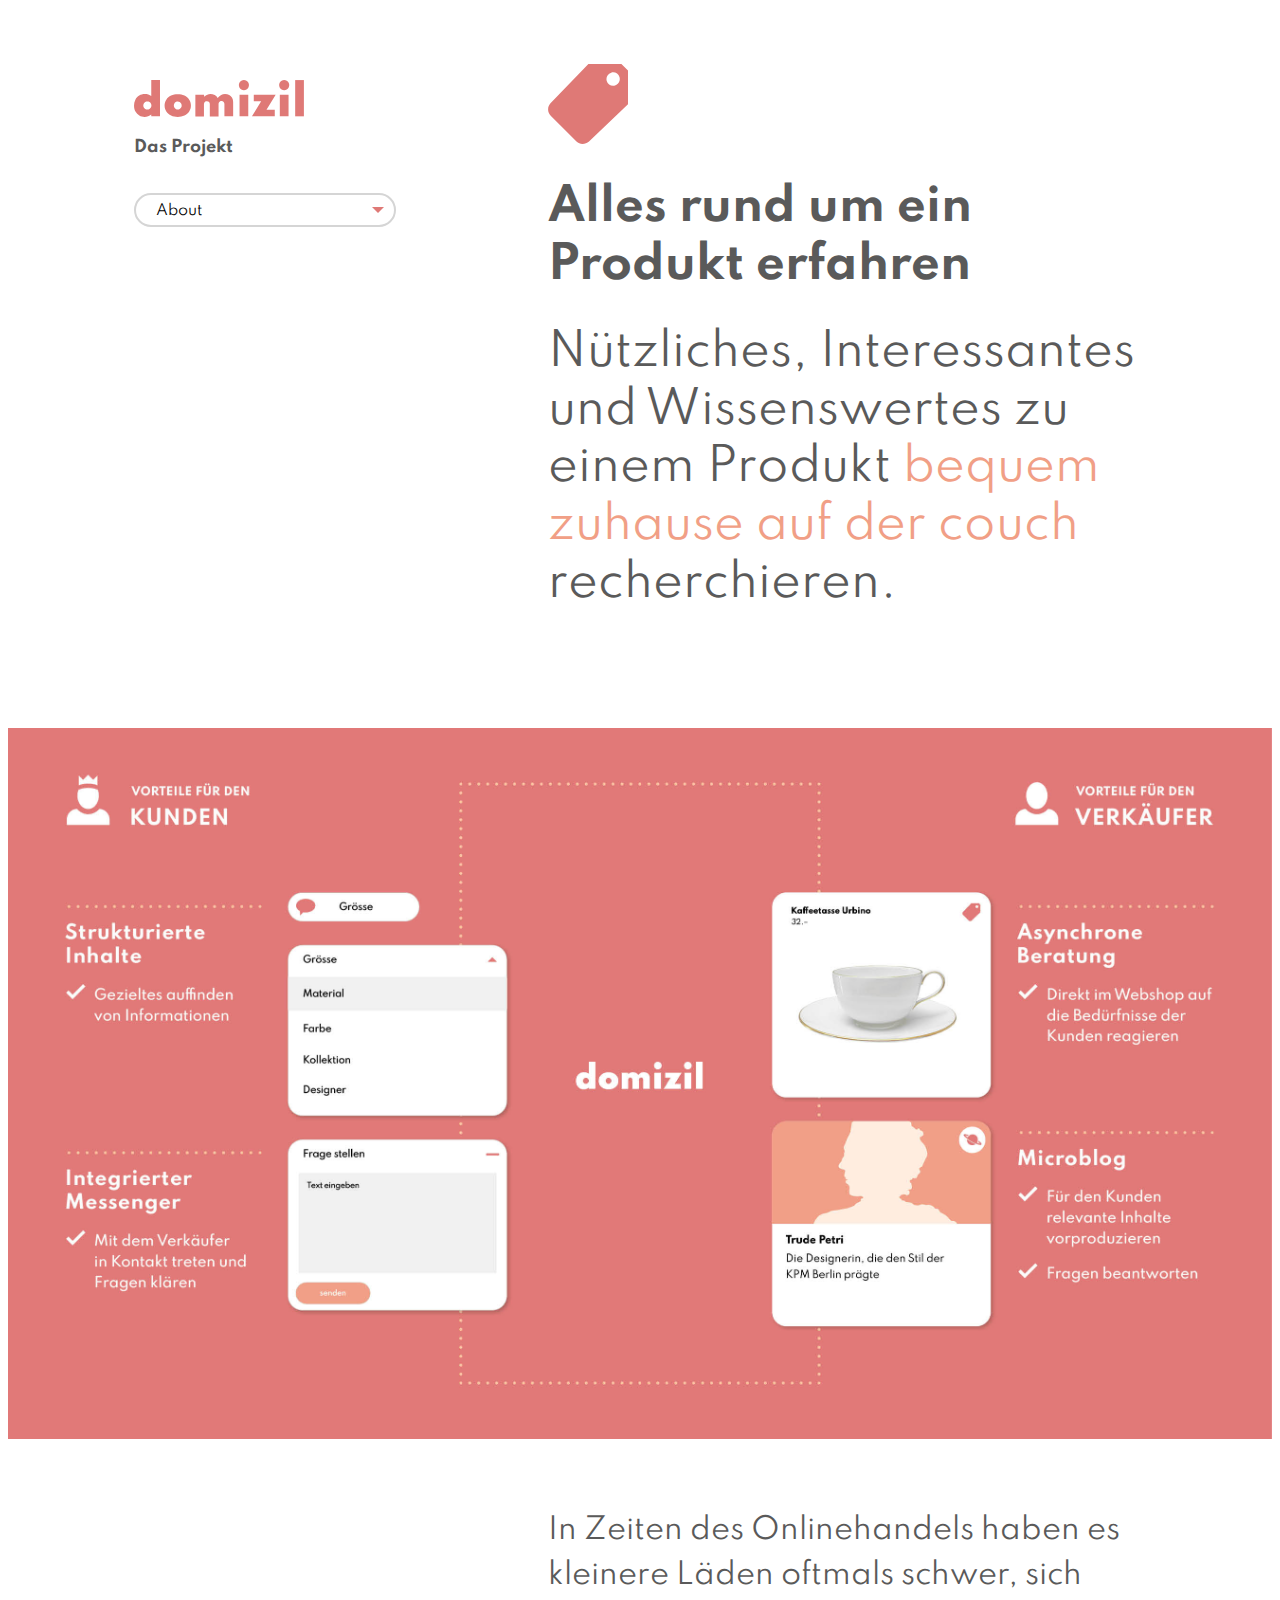
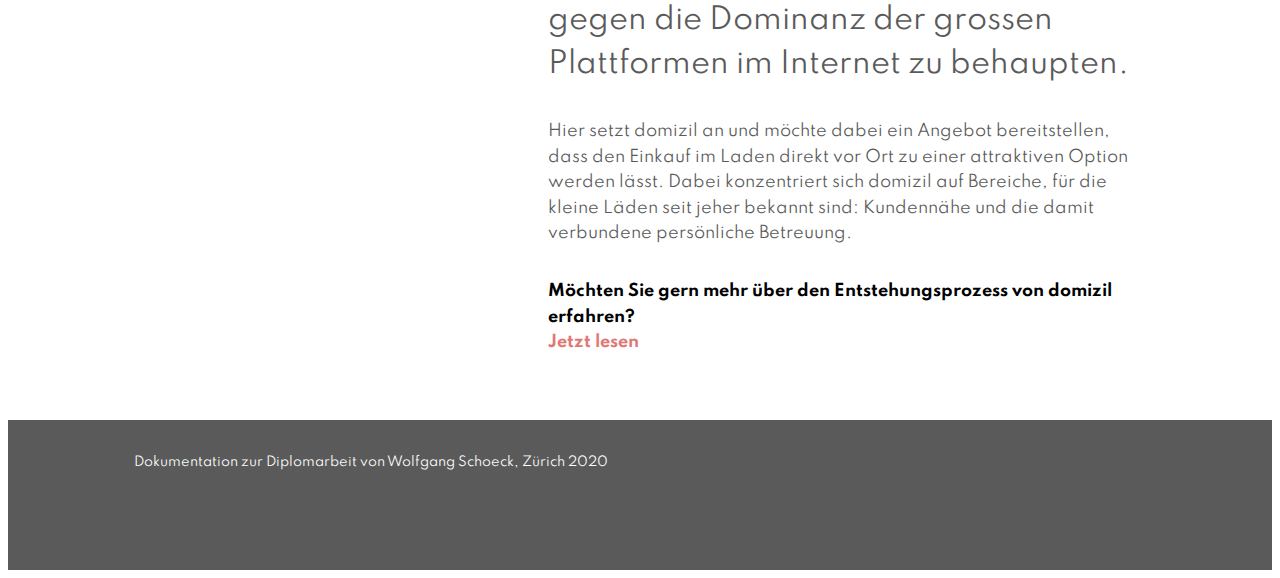
<file: index.html>
<!DOCTYPE html>
<html>
<head>
<title>domizil dokumentation</title>
<link rel="stylesheet" href="styles/styles.css">
<link rel="stylesheet" href="styles/media.css">
<meta name="viewport" content="width=device-width, initial-scale=1.0">
</head>
<body>

<div class="container">

  <div class="columnpulldown">

  <img class="logo" src="image/domizil_Logo.svg" alt="domizil_Logo" width="" height="">

  <h2 class="bold anthrazit">Das Projekt</h2>

    <!-- tglpulldown  -->

    <input id="tglpulldown" type="checkbox">

    <label for="tglpulldown">

      <div class="animationberatung margintop">
          <h4 class="fontbox medium marginleft">About</h4>
          <div class="openpulldown red textright"></div>

            <div class="contentbox floatclear">
              <a class="link anthrazit marginpulldown" href="hcd.html">Human Centered Design</a>
              <a class="link anthrazit" href="define.html">Define</a>
              <a class="link anthrazit" href="build.html">Build</a>
              <a class="link anthrazit" href="form.html">Form</a>
            </div>

      </div>

    </label>

  </div>

  <div class="columnslides">

      <div class="mySlides">
        <img class="iconslider" src="image/icon_product_red.svg" alt="icon_product_red" width="" height="">
        <h1 class="bold anthrazit">Alles rund um ein Produkt erfahren</h1>
        <h1 class="medium anthrazit">Nützliches, Interessantes und Wissenswertes zu einem Produkt <span class="corporatecolorone">bequem zuhause auf der couch</span> recherchieren.</h1>
      </div>

      <div class="mySlides">
        <img class="iconslider" src="image/icon_beratung_red.svg" alt="icon_beratung_red" width="" height="">
        <h1 class="bold anthrazit">Beraten lassen</h1>
        <h1 class="medium anthrazit"><span class="corporatecolorone">Gezielt Informationen finden</span> und sich bei Fragen, Unklarheiten und Wünschen direkt an den Verkäufer wenden.</h1>
      </div>

      <div class="mySlides">
        <img class="iconslider" src="image/icon_termin_red.svg" alt="icon_termin_red" width="" height="">
        <h1 class="bold anthrazit">Ein Besichtigungstermin abmachen</h1>
        <h1 class="medium anthrazit">Ein Produkt bei einem gemeinsam vereinbarten Termin <span class="corporatecolorone">in aller Ruhe</span> im Laden besichtigen.</h1>
      </div>

  </div>

  </div>

  <div class="container_fullwidth marginfill">

    <div class="columnfullwidth">
      <img class="" src="image/domizil_slides_features.jpg" alt="domizil_slides_features" width="100%" height="">
    </div>

  </div>

  <div class="container_hcd">


  <div class="columnintroone">
    <p class="anthrazit lead marginfill">In Zeiten des Onlinehandels haben es kleinere Läden oftmals schwer, sich gegen die Dominanz der grossen Plattformen im Internet zu behaupten.</p>
    <p class="anthrazit margintop">Hier setzt domizil an und möchte dabei ein Angebot bereitstellen, dass den Einkauf im Laden direkt vor Ort zu einer attraktiven Option werden lässt. Dabei konzentriert sich domizil auf Bereiche, für die kleine Läden seit jeher bekannt sind: Kundennähe und die damit verbundene persönliche Betreuung.</p>
    <p class="bold margintop">Möchten Sie gern mehr über den Entstehungsprozess von domizil erfahren?</p>
    <a class="linkpage bold red" href="hcd.html">Jetzt lesen</a>
  </div>

</div>

<div class="background_footer marginfill">

    <div class="container_footer">
      <div class="columnfooter">
        <h3 class="medium white margintop">Dokumentation zur Diplomarbeit von Wolfgang Schoeck, Zürich 2020</h3>
      </div>
    </div>

</div>

<script src="js/main.js"></script>

</body>
</html>
</file>
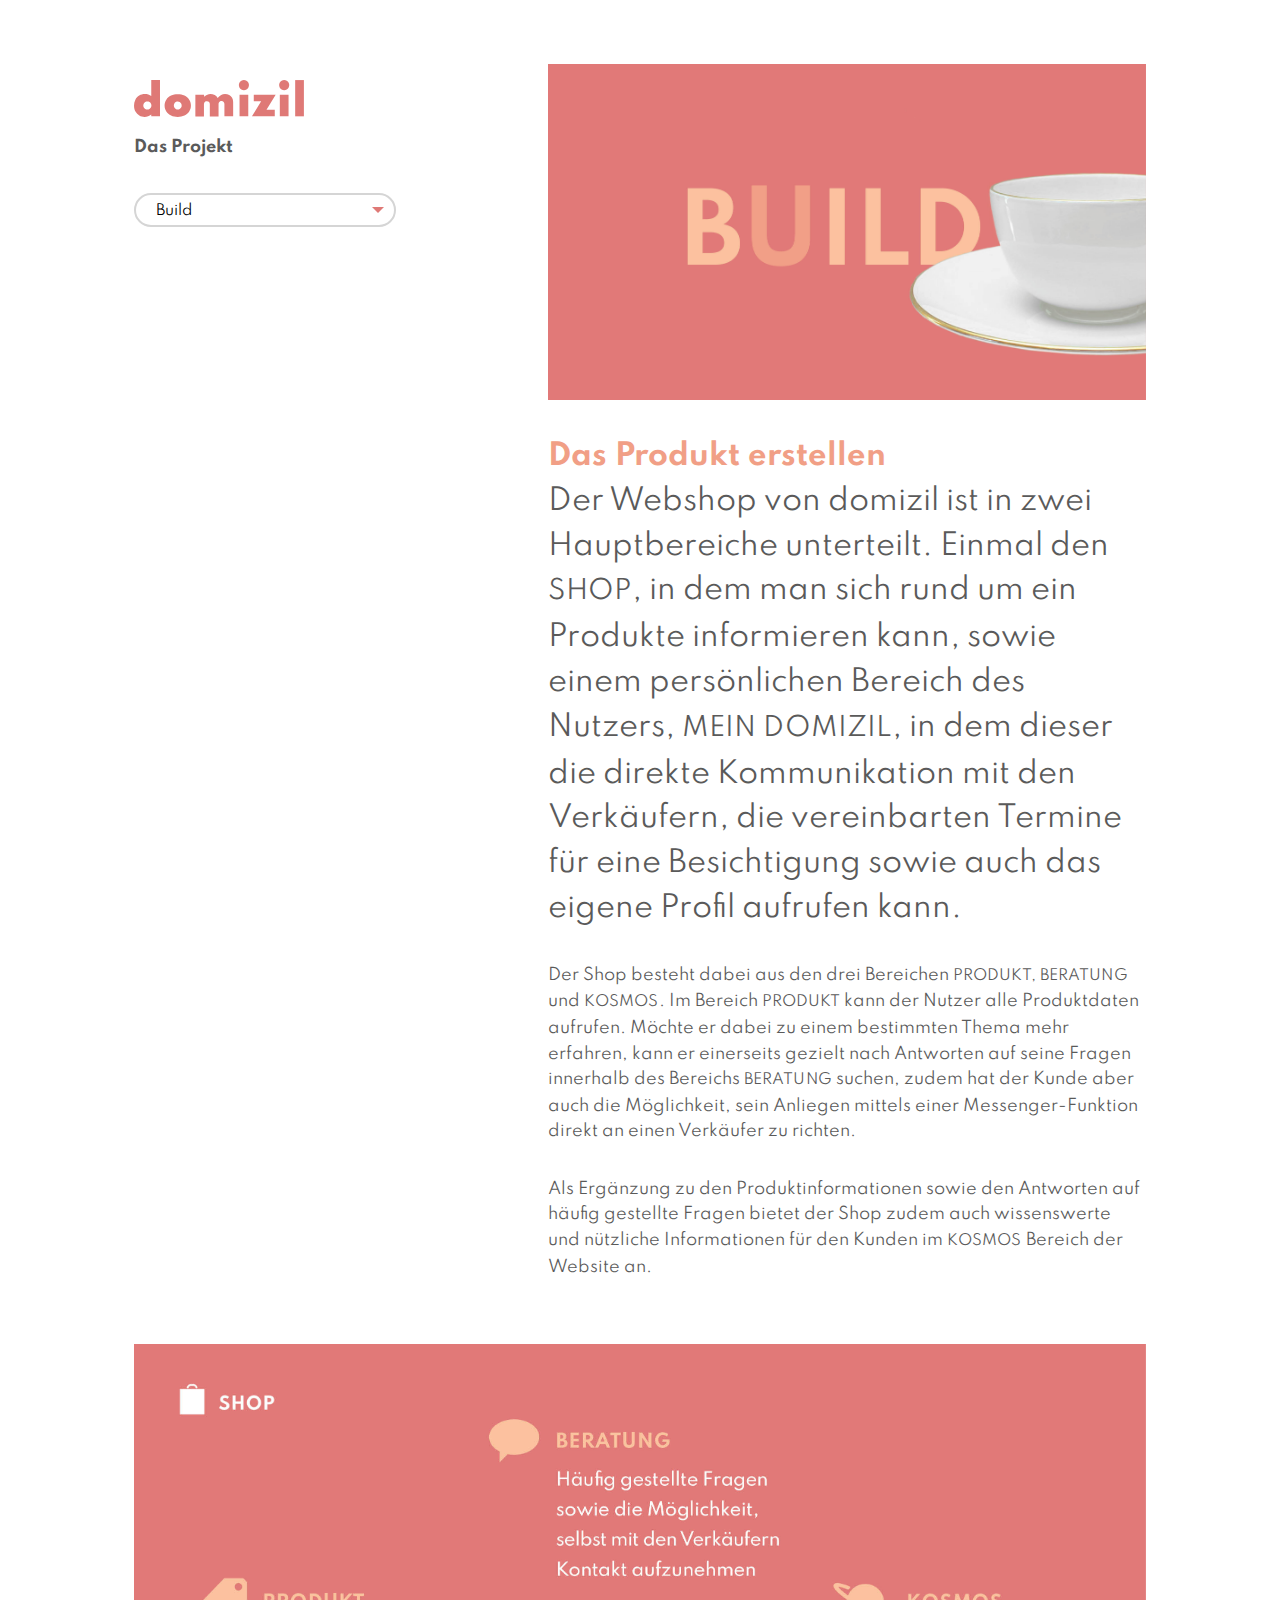
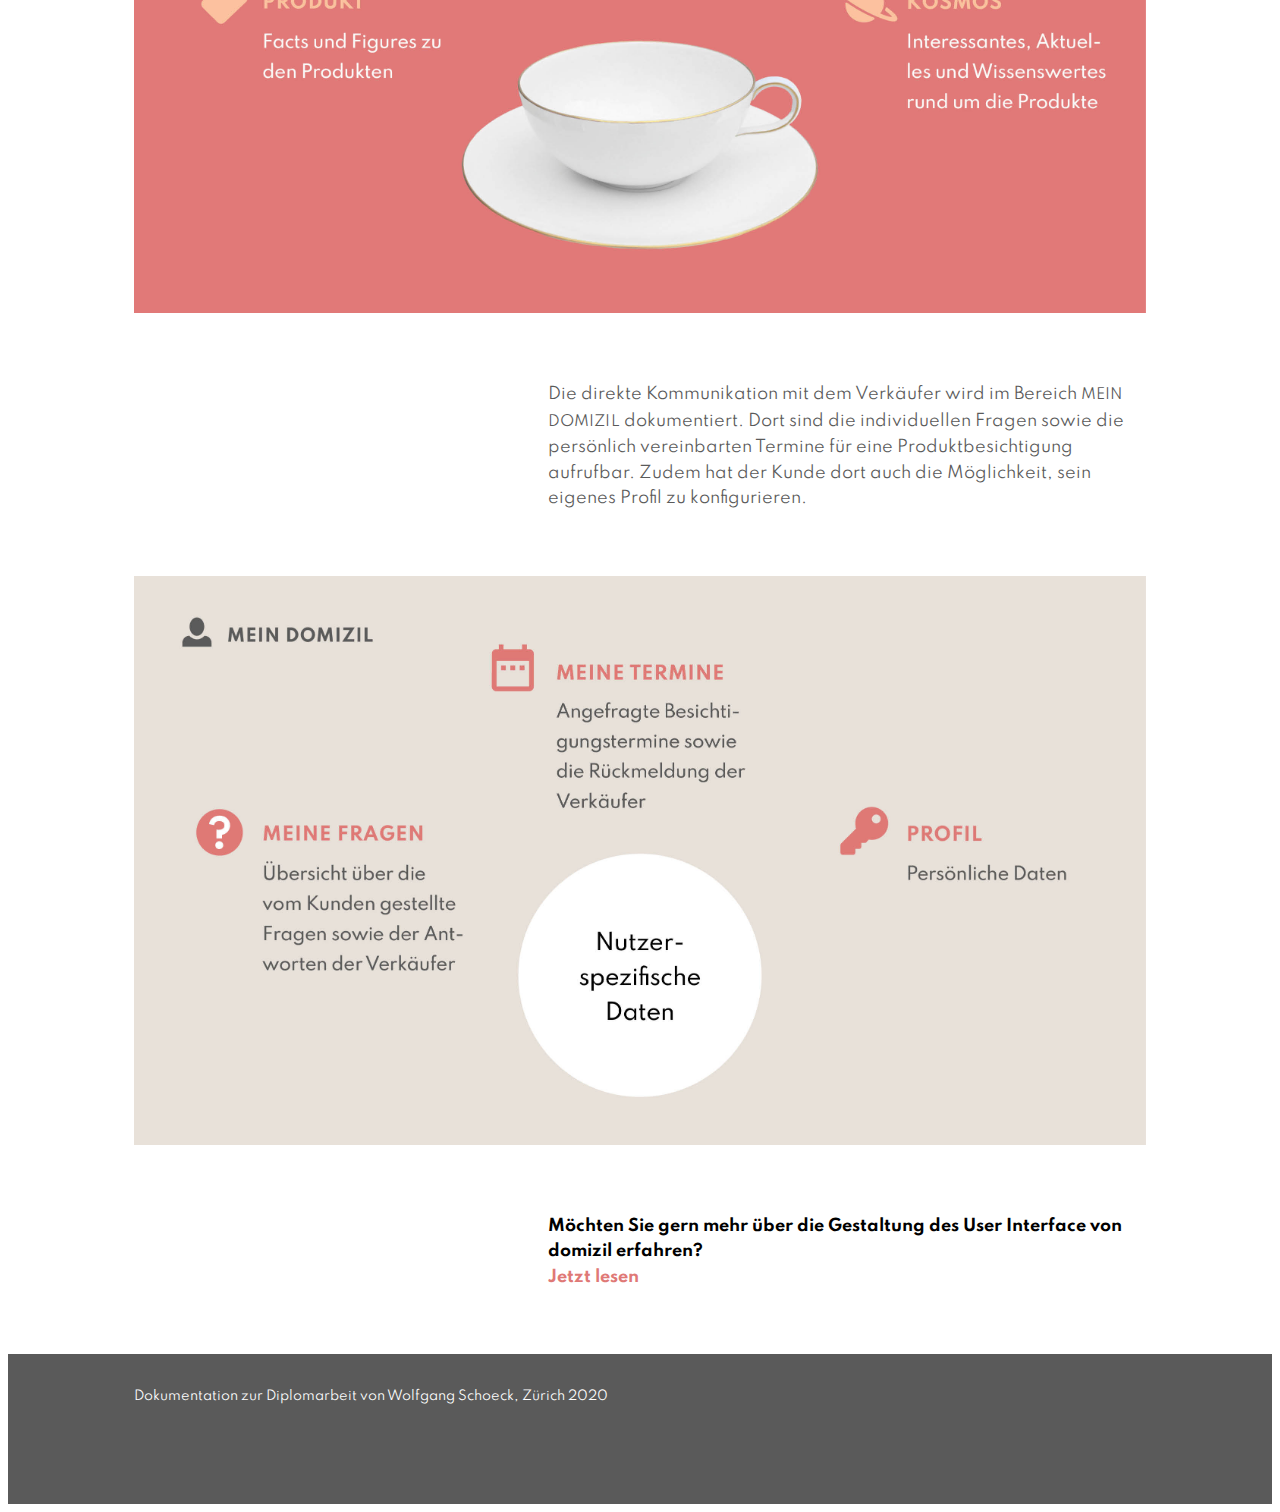
<file: build.html>
<!DOCTYPE html>
<html>
<head>
<title>domizil dokumentation</title>
<link rel="stylesheet" href="styles/styles.css">
<link rel="stylesheet" href="styles/media.css">
<meta name="viewport" content="width=device-width, initial-scale=1.0">
</head>
<body>

<div class="container_hcd">

  <div class="columnpulldown">

  <img class="logo" src="image/domizil_Logo.svg" alt="domizil_Logo" width="" height="">

  <h2 class="bold anthrazit">Das Projekt</h2>

    <!-- tglpulldown  -->

    <input id="tglpulldown" type="checkbox">

    <label for="tglpulldown">

      <div class="animationberatung margintop">
          <h4 class="fontbox medium marginleft">Build</h4>
          <div class="openpulldown red textright"></div>

            <div class="contentbox floatclear">
              <a class="link anthrazit marginpulldown" href="index.html">About</a>
              <a class="link anthrazit" href="hcd.html">Human Centered Design</a>
              <a class="link anthrazit" href="define.html">Define</a>
              <a class="link anthrazit" href="form.html">Form</a>
            </div>

      </div>

    </label>

  </div>

  <div class="columnslides">

    <img class="" src="image/domizil_slides_build.jpg" alt="domizil_slides_build" width="100%" height="">

    <h1 class="bold corporatecolorone lead marginhead">Das Produkt erstellen</h1>
    <p class="anthrazit lead">Der Webshop von domizil ist in zwei Hauptbereiche unterteilt. Einmal den <span class="versalone">SHOP</span>, in dem man sich rund um ein Produkte informieren kann, sowie einem persönlichen Bereich des Nutzers, <span class="versalone">MEIN DOMIZIL</span>, in dem dieser die direkte Kommunikation mit den Verkäufern, die vereinbarten Termine für eine Besichtigung sowie auch das eigene Profil aufrufen kann.</p>
    <p class="anthrazit margintop">Der Shop besteht dabei aus den drei Bereichen <span class="versaltwo">PRODUKT, BERATUNG</span> und <span class="versaltwo">KOSMOS</span>. Im Bereich <span class="versaltwo">PRODUKT</span> kann der Nutzer alle Produktdaten aufrufen. Möchte er dabei zu einem bestimmten Thema mehr erfahren, kann er einerseits gezielt nach Antworten auf seine Fragen innerhalb des Bereichs <span class="versaltwo">BERATUNG</span> suchen, zudem hat der Kunde aber auch die Möglichkeit, sein Anliegen mittels einer Messenger-Funktion direkt an einen Verkäufer zu richten.</p>
    <p class="anthrazit margintop">Als Ergänzung zu den Produktinformationen sowie den Antworten auf häufig gestellte Fragen bietet der Shop zudem auch wissenswerte und nützliche Informationen für den Kunden im <span class="versaltwo">KOSMOS</span> Bereich der Website an.</p>
  </div>

  <div class="columnfullwidth">
    <img class="marginfill" src="image/domizil_slides_shop.jpg" alt="domizil_slides_shop" width="100%" height="">
  </div>

  <div class="columnslides">
    <p class="anthrazit marginfill">Die direkte Kommunikation mit dem Verkäufer wird im Bereich <span class="versaltwo">MEIN DOMIZIL</span> dokumentiert. Dort sind die individuellen Fragen sowie die persönlich vereinbarten Termine für eine Produktbesichtigung aufrufbar. Zudem hat der Kunde dort auch die Möglichkeit, sein eigenes Profil zu konfigurieren.</p>
  </div>

  <div class="columnfullwidth">
    <img class="marginfill" src="image/domizil_slides_meindomizil.jpg" alt="domizil_slides_meindomizil" width="100%" height="">
  </div>

  <div class="columnslides">
    <p class="bold marginfill">Möchten Sie gern mehr über die Gestaltung des User Interface von domizil erfahren?</p>
    <a class="linkpage bold red" href="form.html">Jetzt lesen</a>
  </div>

</div>

<div class="background_footer marginfill">

    <div class="container_footer">
      <div class="columnfooter">
        <h3 class="medium white margintop">Dokumentation zur Diplomarbeit von Wolfgang Schoeck, Zürich 2020</h3>
      </div>
    </div>

</div>



<script src="js/main.js"></script>

</body>
</html>
</file>
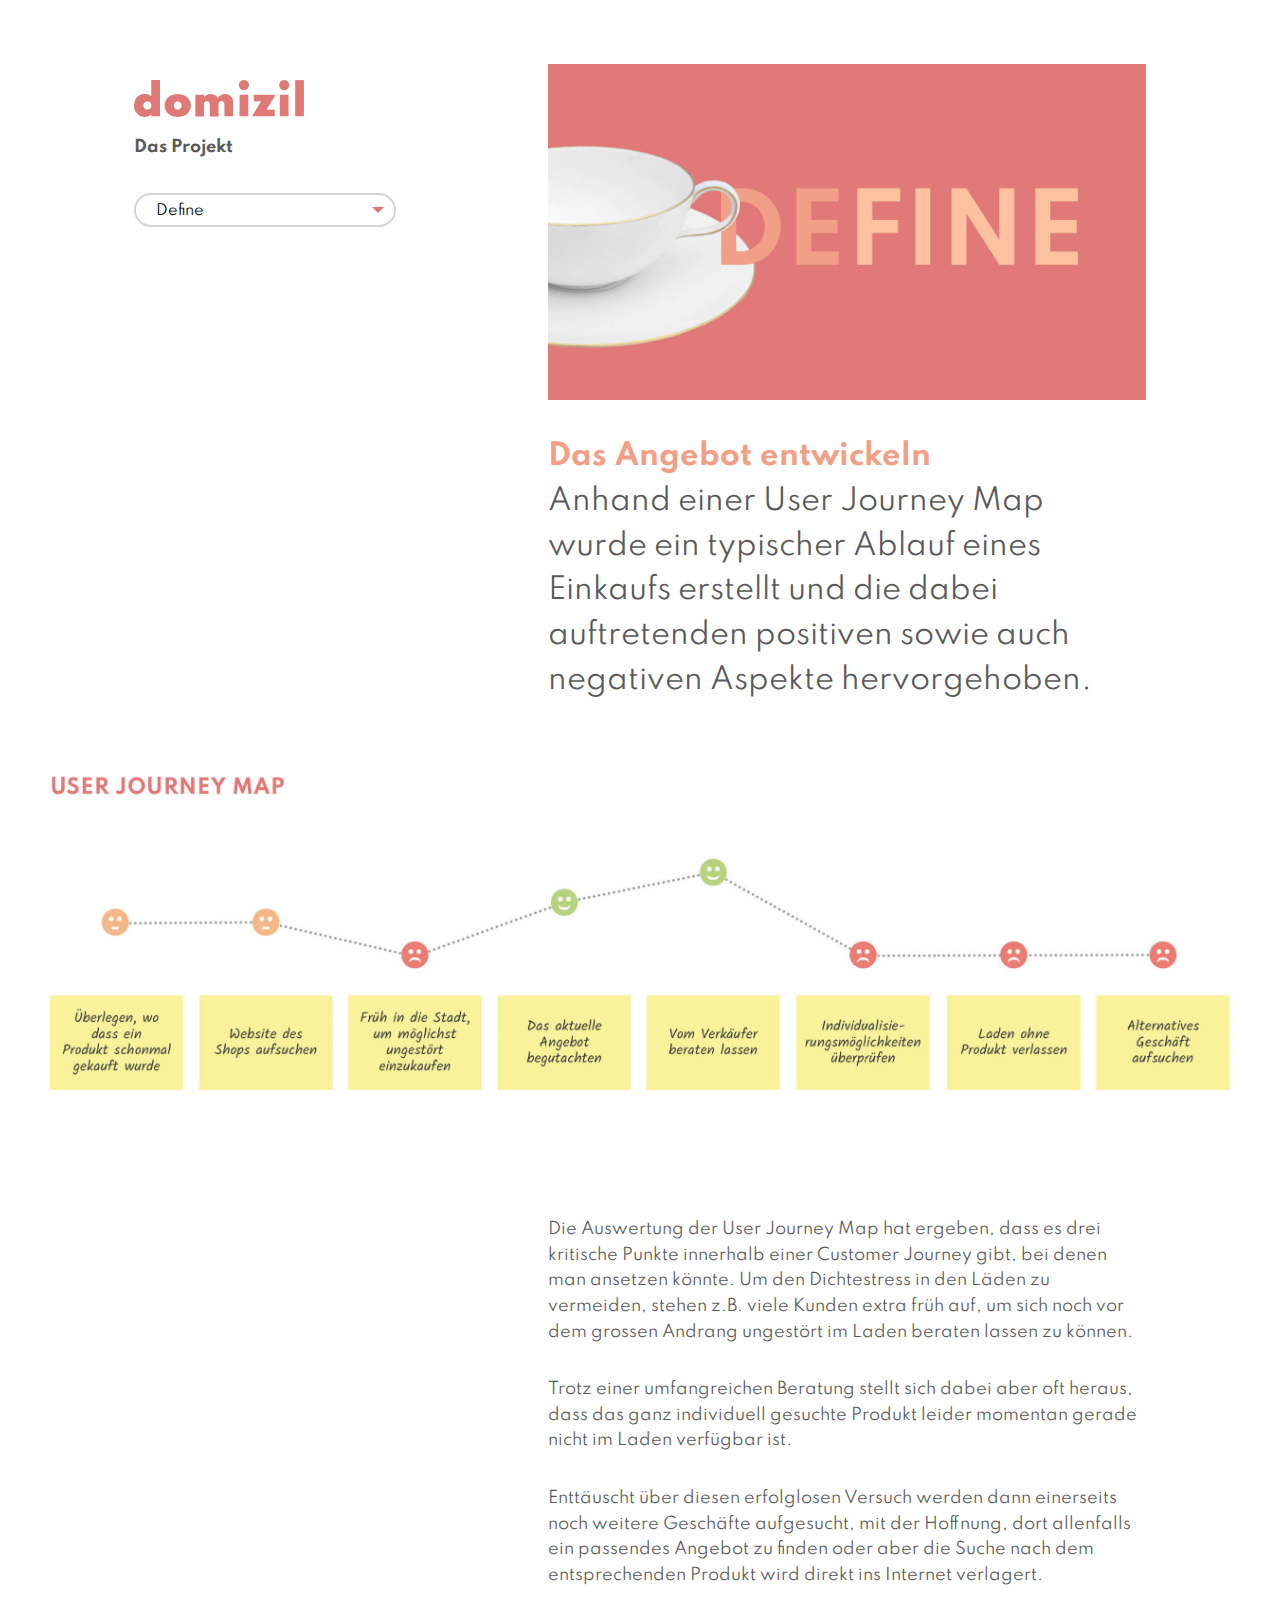
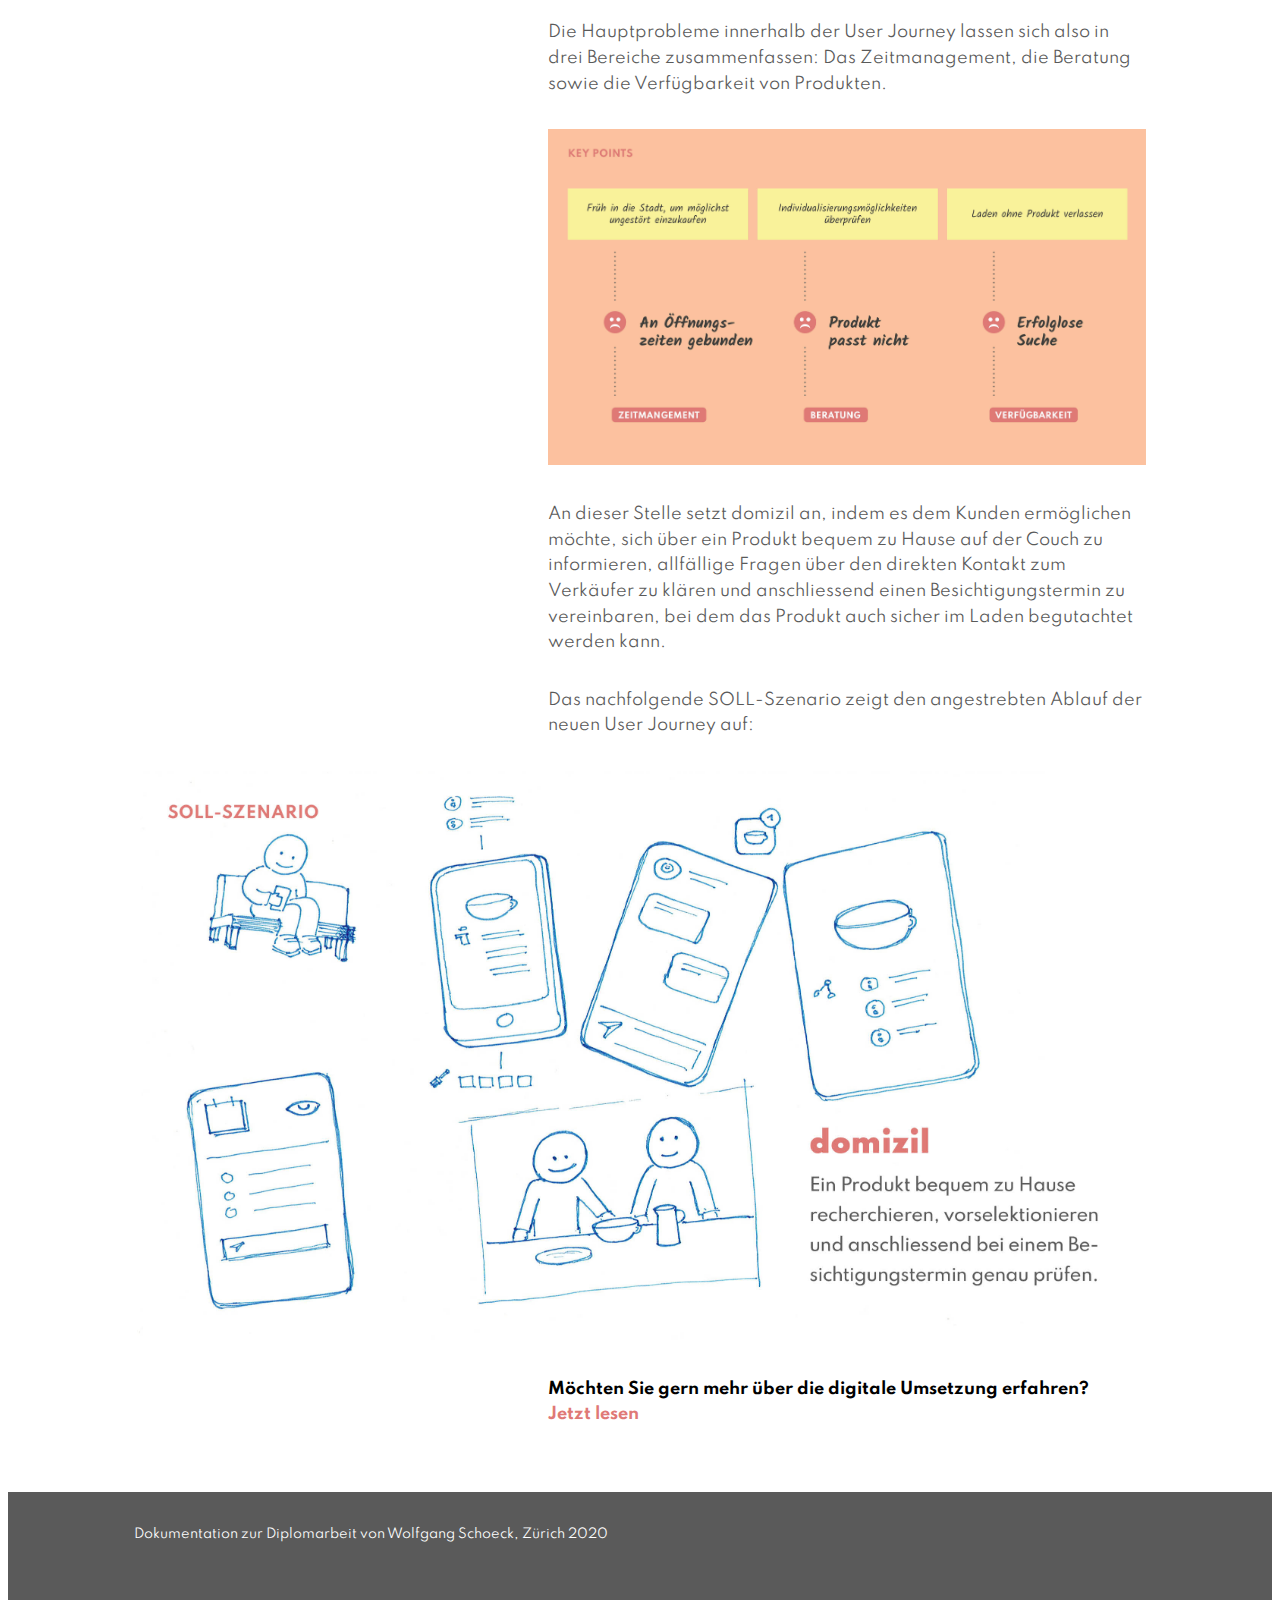
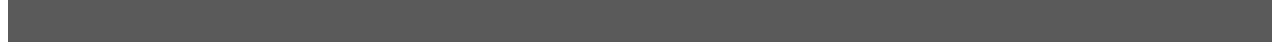
<file: define.html>
<!DOCTYPE html>
<html>
<head>
<title>domizil dokumentation</title>
<link rel="stylesheet" href="styles/styles.css">
<link rel="stylesheet" href="styles/media.css">
<meta name="viewport" content="width=device-width, initial-scale=1.0">
</head>
<body>

<div class="container_hcd">

  <div class="columnpulldown">

  <img class="logo" src="image/domizil_Logo.svg" alt="domizil_Logo" width="" height="">

  <h2 class="bold anthrazit">Das Projekt</h2>

    <!-- tglpulldown  -->

    <input id="tglpulldown" type="checkbox">

    <label for="tglpulldown">

      <div class="animationberatung margintop">
          <h4 class="fontbox medium marginleft">Define</h4>
          <div class="openpulldown red textright"></div>

            <div class="contentbox floatclear">
              <a class="link anthrazit marginpulldown" href="index.html">About</a>
              <a class="link anthrazit" href="hcd.html">Human Centered Design</a>
              <a class="link anthrazit" href="build.html">Build</a>
              <a class="link anthrazit" href="form.html">Form</a>
            </div>

      </div>

    </label>

  </div>

  <div class="columnslides">

    <img class="" src="image/domizil_slides_define.jpg" alt="domizil_slides_define" width="100%" height="">

    <h1 class="bold corporatecolorone lead marginhead">Das Angebot entwickeln</h1>
    <p class="anthrazit lead">Anhand einer User Journey Map wurde ein typischer Ablauf eines Einkaufs erstellt und die dabei auftretenden positiven sowie auch negativen Aspekte hervorgehoben.</p>

  </div>

</div>

  <div class="container_fullwidth">

    <div class="columnfullwidth margintop">
      <img class="" src="image/domizil_slides_userjourneymap.jpg" alt="domizil_slides_userjourneymap" width="100%" height="">
    </div>

  </div>

<div class="container_hcd">

  <div class="columnslides">
      <p class="anthrazit margintop">Die Auswertung der User Journey Map hat ergeben, dass es drei kritische Punkte innerhalb einer Customer Journey gibt, bei denen man ansetzen könnte. Um den Dichtestress in den Läden zu vermeiden, stehen z.B. viele Kunden extra früh auf, um sich noch vor dem grossen Andrang ungestört im Laden beraten lassen zu können.</p>
      <p class="anthrazit margintop">Trotz einer umfangreichen Beratung stellt sich dabei aber oft heraus, dass das ganz individuell gesuchte Produkt leider momentan gerade nicht im Laden verfügbar ist.</p>
      <p class="anthrazit margintop">Enttäuscht über diesen erfolglosen Versuch werden dann einerseits noch weitere Geschäfte aufgesucht, mit der Hoffnung, dort allenfalls ein passendes Angebot zu finden oder aber die Suche nach dem entsprechenden Produkt wird direkt ins Internet verlagert.</p>
  </div>

  <div class="columnslides">
      <p class="anthrazit margintop">Die Hauptprobleme innerhalb der User Journey lassen sich also in drei Bereiche zusammenfassen: Das Zeitmanagement, die Beratung sowie die Verfügbarkeit von Produkten.</p>
      <img class="margintop" src="image/domizil_slides_keypoints.jpg" alt="domizil_slides_keypoints" width="100%" height="">
      <p class="anthrazit margintop">An dieser Stelle setzt domizil an, indem es dem Kunden ermöglichen möchte, sich über ein Produkt bequem zu Hause auf der Couch zu informieren, allfällige Fragen über den direkten Kontakt zum Verkäufer zu klären und anschliessend einen Besichtigungstermin zu vereinbaren, bei dem das Produkt auch sicher im Laden begutachtet werden kann.</p>
      <p class="anthrazit margintop">Das nachfolgende SOLL-Szenario zeigt den angestrebten Ablauf der neuen User Journey auf:</p>
  </div>

  <div class="columnfullwidth">
    <img class="margintop" src="image/domizil_slides_sollszenario.jpg" alt="domizil_slides_sollszenario" width="100%" height="">
  </div>

  <div class="columnslides">
    <p class="bold margintop">Möchten Sie gern mehr über die digitale Umsetzung erfahren?</p>
    <a class="linkpage bold red" href="build.html">Jetzt lesen</a>
  </div>

</div>

<div class="background_footer marginfill">

    <div class="container_footer">
      <div class="columnfooter">
        <h3 class="medium white margintop">Dokumentation zur Diplomarbeit von Wolfgang Schoeck, Zürich 2020</h3>
      </div>
    </div>

</div>



<script src="js/main.js"></script>

</body>
</html>
</file>
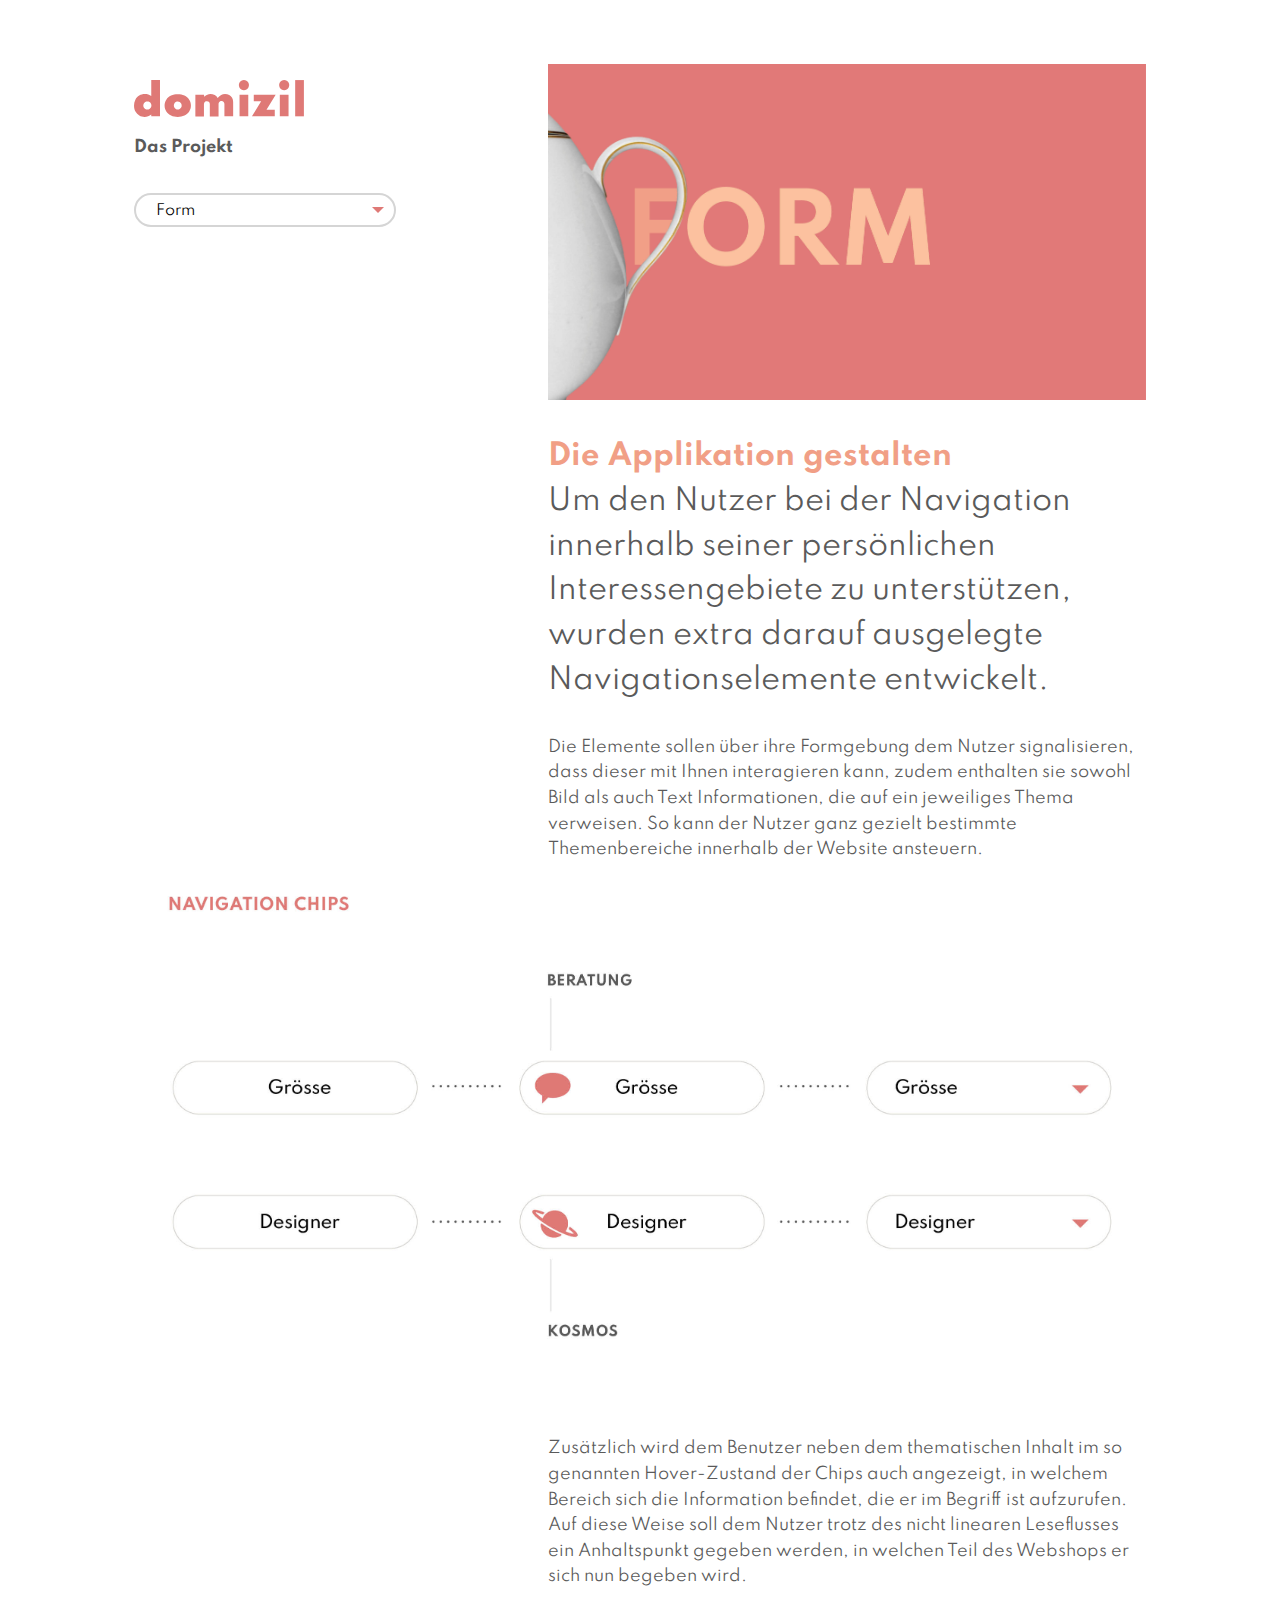
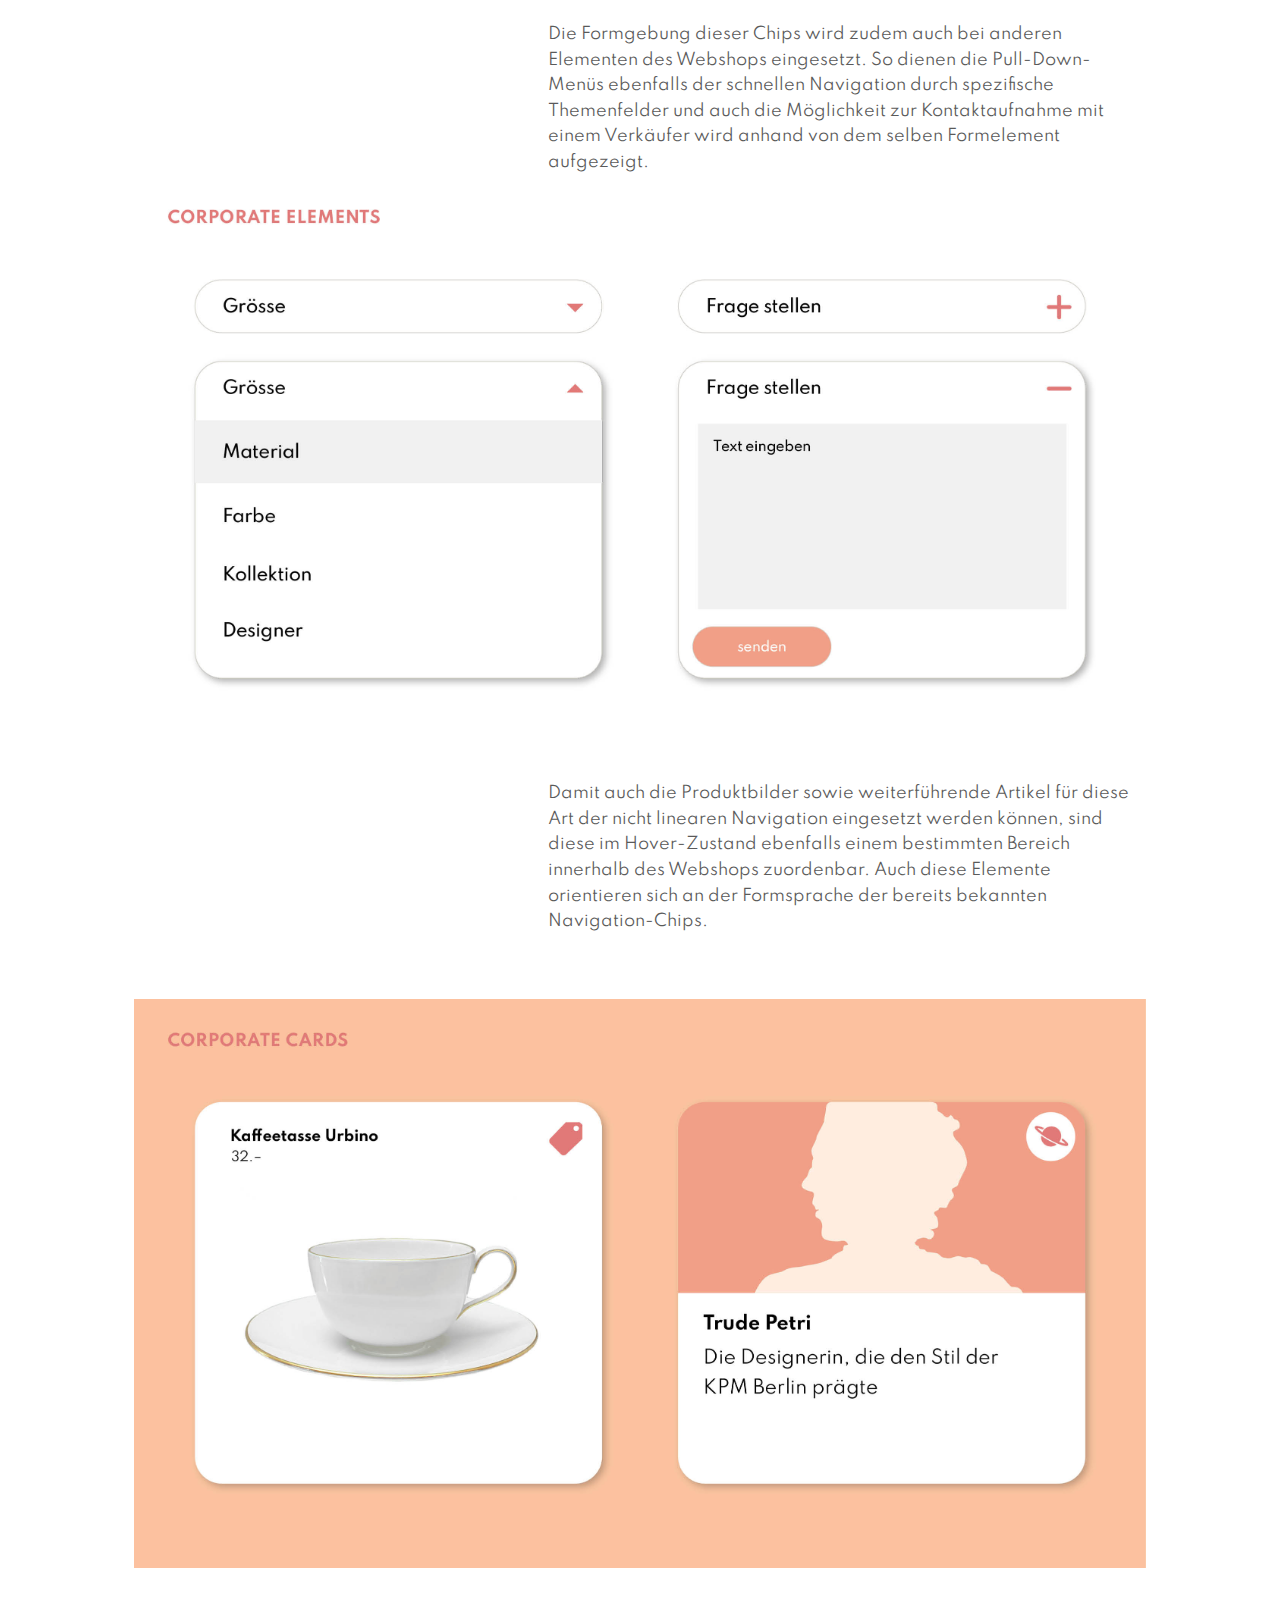
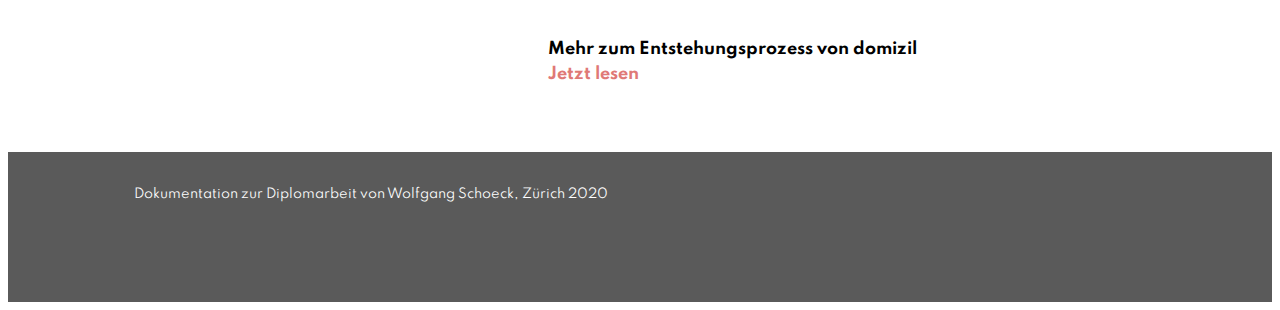
<file: form.html>
<!DOCTYPE html>
<html>
<head>
<title>domizil dokumentation</title>
<link rel="stylesheet" href="styles/styles.css">
<link rel="stylesheet" href="styles/media.css">
<meta name="viewport" content="width=device-width, initial-scale=1.0">
</head>
<body>

<div class="container_hcd">

  <div class="columnpulldown">

  <img class="logo" src="image/domizil_Logo.svg" alt="domizil_Logo" width="" height="">

  <h2 class="bold anthrazit">Das Projekt</h2>

    <!-- tglpulldown  -->

    <input id="tglpulldown" type="checkbox">

    <label for="tglpulldown">

      <div class="animationberatung margintop">
          <h4 class="fontbox medium marginleft">Form</h4>
          <div class="openpulldown red textright"></div>

            <div class="contentbox floatclear">
              <a class="link anthrazit marginpulldown" href="index.html">About</a>
              <a class="link anthrazit" href="hcd.html">Human Centered Design</a>
              <a class="link anthrazit" href="build.html">Build</a>
              <a class="link anthrazit" href="define.html">Define</a>
            </div>

      </div>

    </label>

  </div>

  <div class="columnslides">

    <img class="" src="image/domizil_slides_form.jpg" alt="domizil_slides_form" width="100%" height="">

    <h1 class="bold corporatecolorone lead marginhead">Die Applikation gestalten</h1>
    <p class="anthrazit lead">Um den Nutzer bei der Navigation innerhalb seiner persönlichen Interessengebiete zu unterstützen, wurden extra darauf ausgelegte Navigationselemente entwickelt.</p>
    <p class="anthrazit margintop">Die Elemente sollen über ihre Formgebung dem Nutzer signalisieren, dass dieser mit Ihnen interagieren kann, zudem enthalten sie sowohl Bild als auch Text Informationen, die auf ein jeweiliges Thema verweisen. So kann der Nutzer ganz gezielt bestimmte Themenbereiche innerhalb der Website ansteuern.</p>

  </div>

  <div class="columnfullwidth">
    <img class="" src="image/domizil_slides_chips.jpg" alt="domizil_slides_chips" width="100%" height="">
  </div>

  <div class="columnslides">
      <p class="anthrazit">Zusätzlich wird dem Benutzer neben dem thematischen Inhalt im so genannten Hover-Zustand der Chips auch angezeigt, in welchem Bereich sich die Information befindet, die er im Begriff ist aufzurufen. Auf diese Weise soll dem Nutzer trotz des nicht linearen Leseflusses ein Anhaltspunkt gegeben werden, in welchen Teil des Webshops er sich nun begeben wird.</p>
      <p class="anthrazit margintop">Die Formgebung dieser Chips wird zudem auch bei anderen Elementen des Webshops eingesetzt. So dienen die Pull-Down-Menüs ebenfalls der schnellen Navigation durch spezifische Themenfelder und auch die Möglichkeit zur Kontaktaufnahme mit einem Verkäufer wird anhand von dem selben Formelement aufgezeigt.</p>
  </div>

  <div class="columnfullwidth">
    <img class="" src="image/domizil_slides_elements.jpg" alt="domizil_slides_elements" width="100%" height="">
  </div>

  <div class="columnslides">
      <p class="anthrazit margintop">Damit auch die Produktbilder sowie weiterführende Artikel für diese Art der nicht linearen Navigation eingesetzt werden können, sind diese im Hover-Zustand ebenfalls einem bestimmten Bereich innerhalb des Webshops zuordenbar. Auch diese Elemente orientieren sich an der Formsprache der bereits bekannten Navigation-Chips.</p>
  </div>

  <div class="columnfullwidth">
    <img class="marginfill" src="image/domizil_slides_cards.jpg" alt="domizil_slides_cards" width="100%" height="">
  </div>

  <div class="columnslides">
    <p class="bold marginfill">Mehr zum Entstehungsprozess von domizil</p>
    <a class="linkpage bold red" href="hcd.html">Jetzt lesen</a>
  </div>

</div>

<div class="background_footer marginfill">

    <div class="container_footer">
      <div class="columnfooter">
        <h3 class="medium white margintop">Dokumentation zur Diplomarbeit von Wolfgang Schoeck, Zürich 2020</h3>
      </div>
    </div>

</div>



<script src="js/main.js"></script>

</body>
</html>
</file>
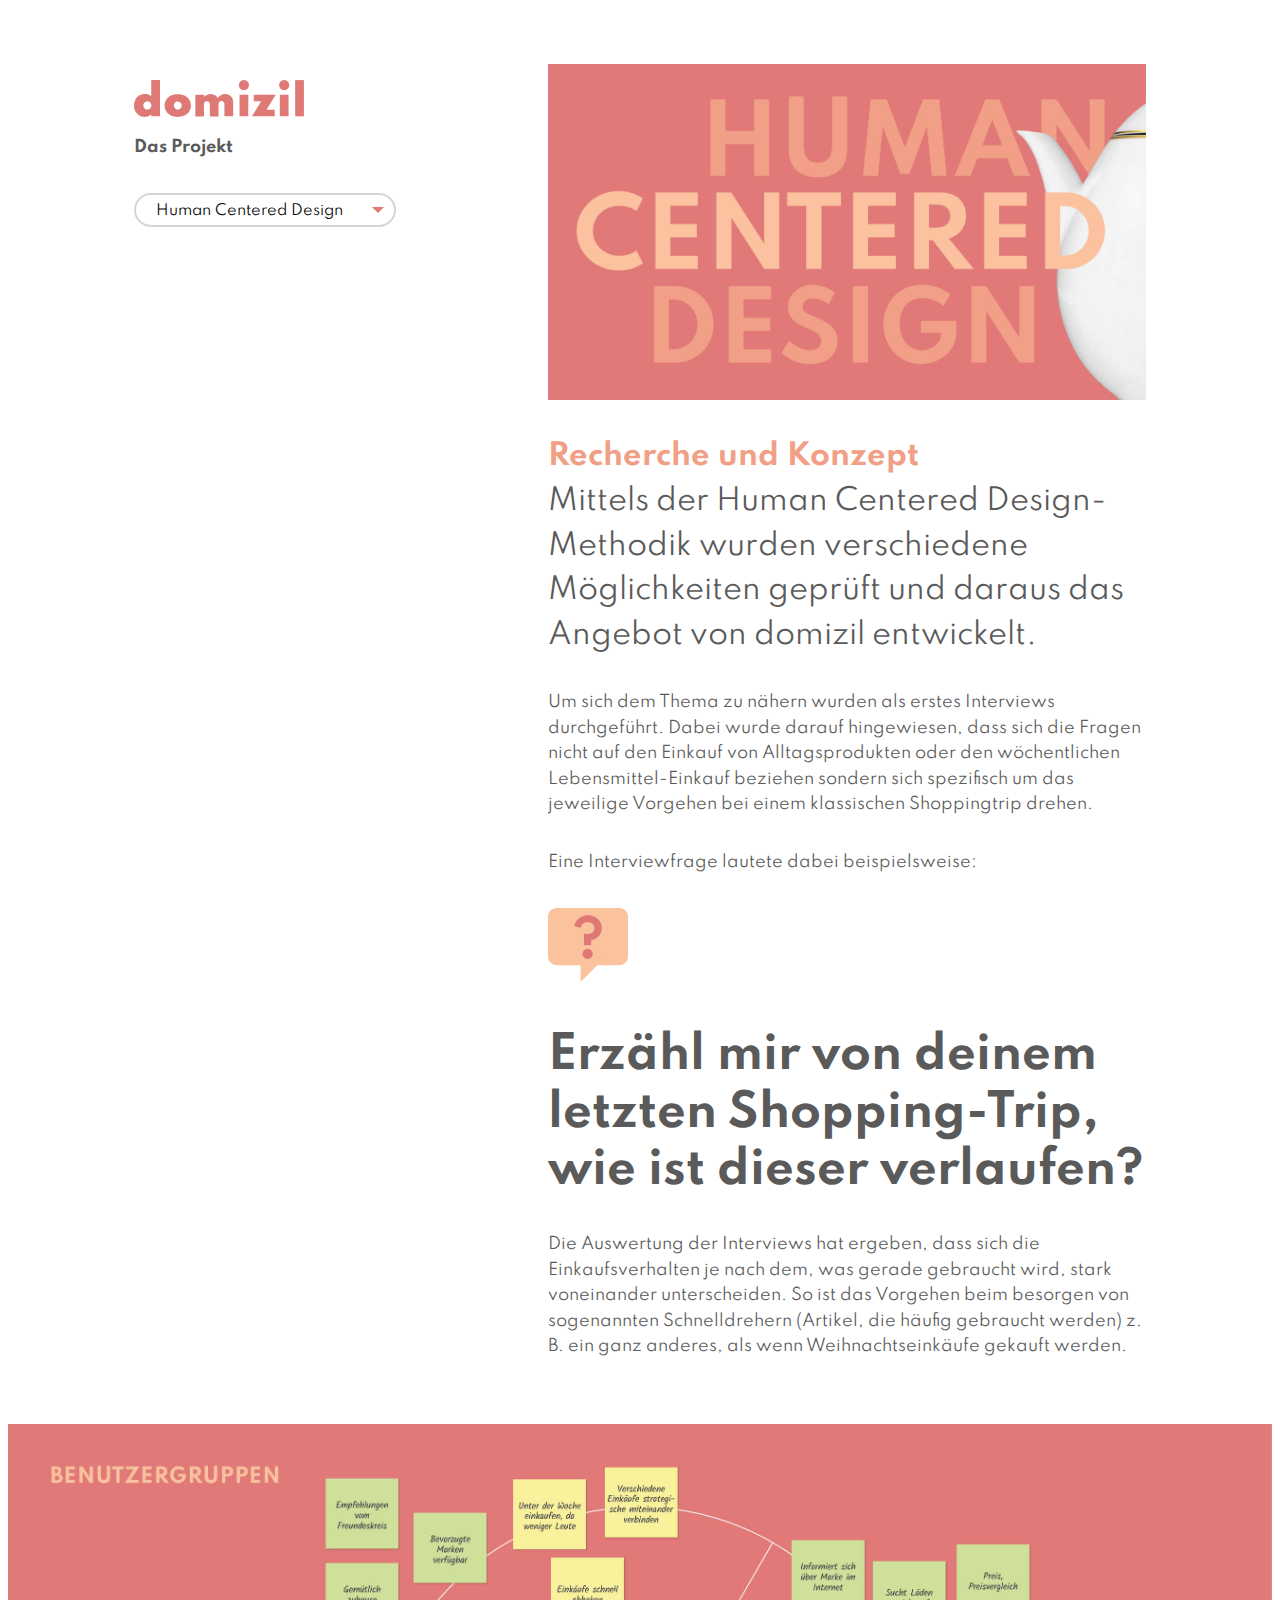
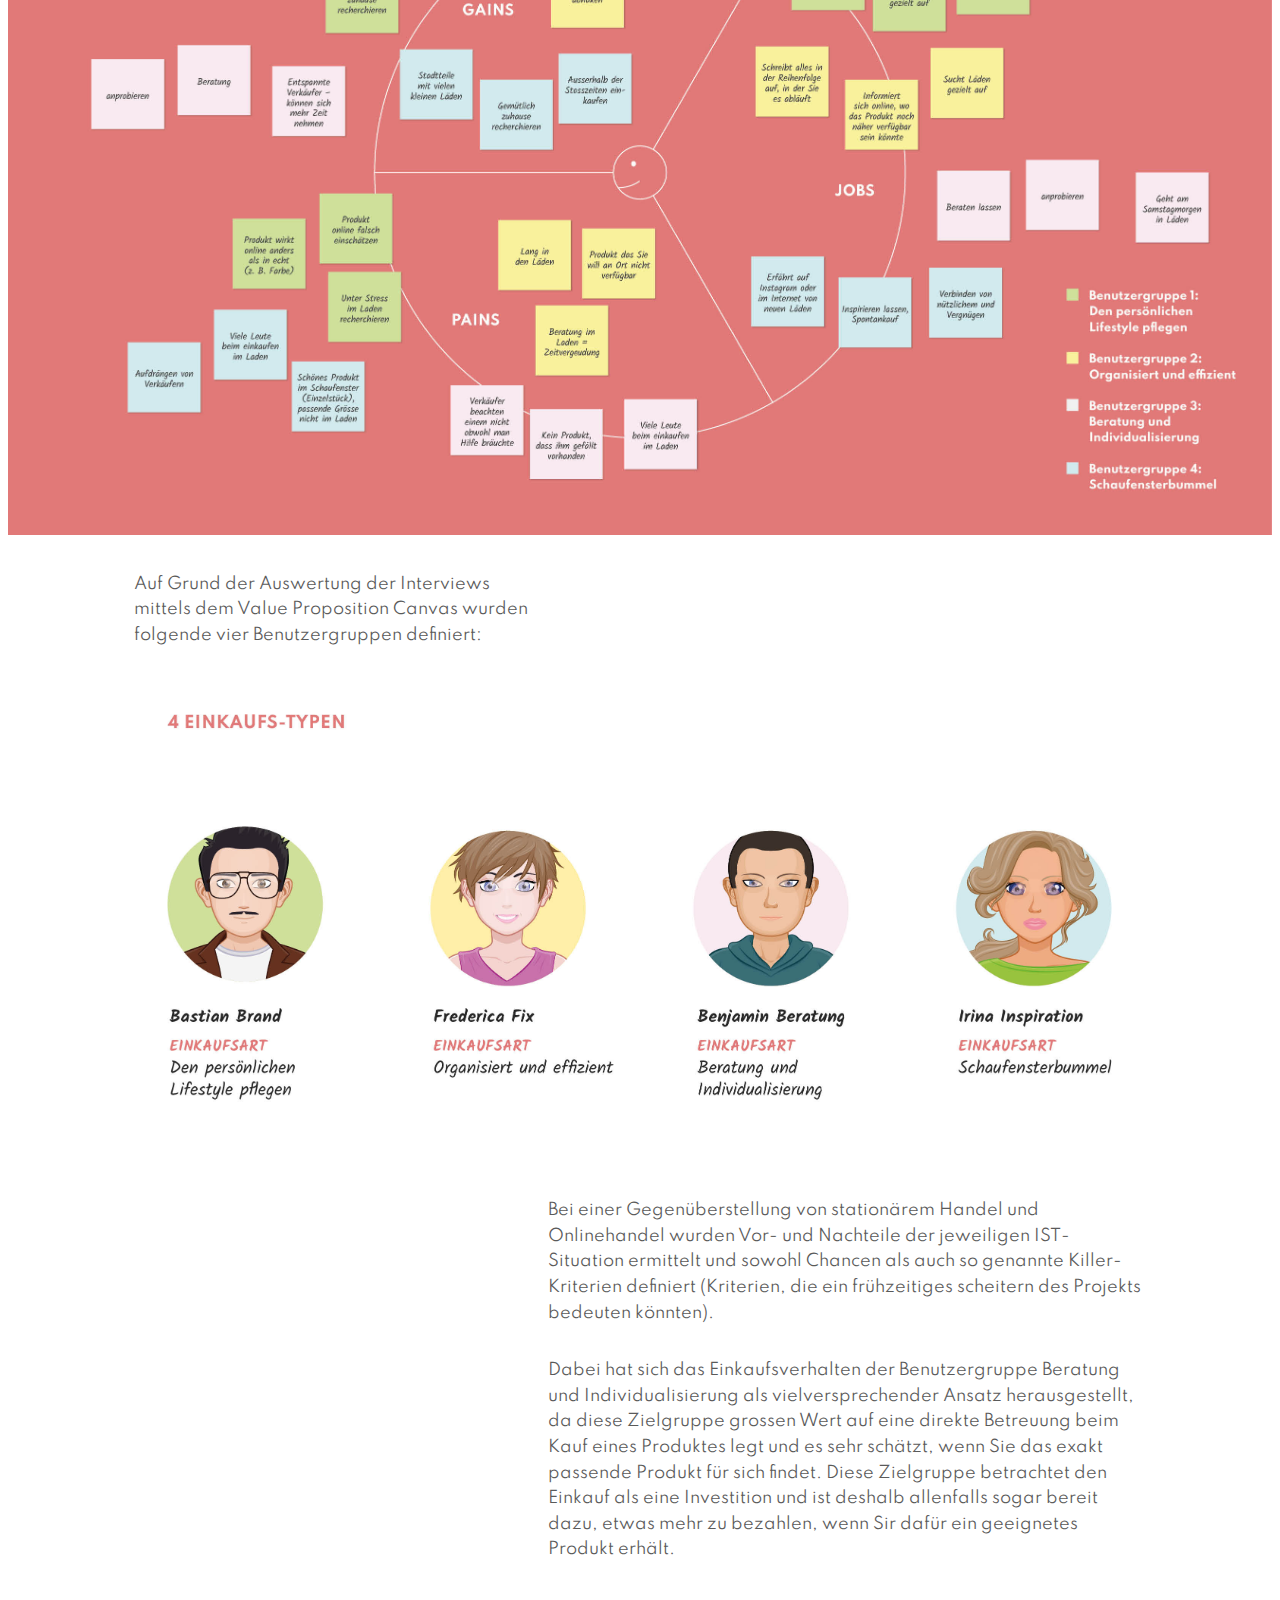
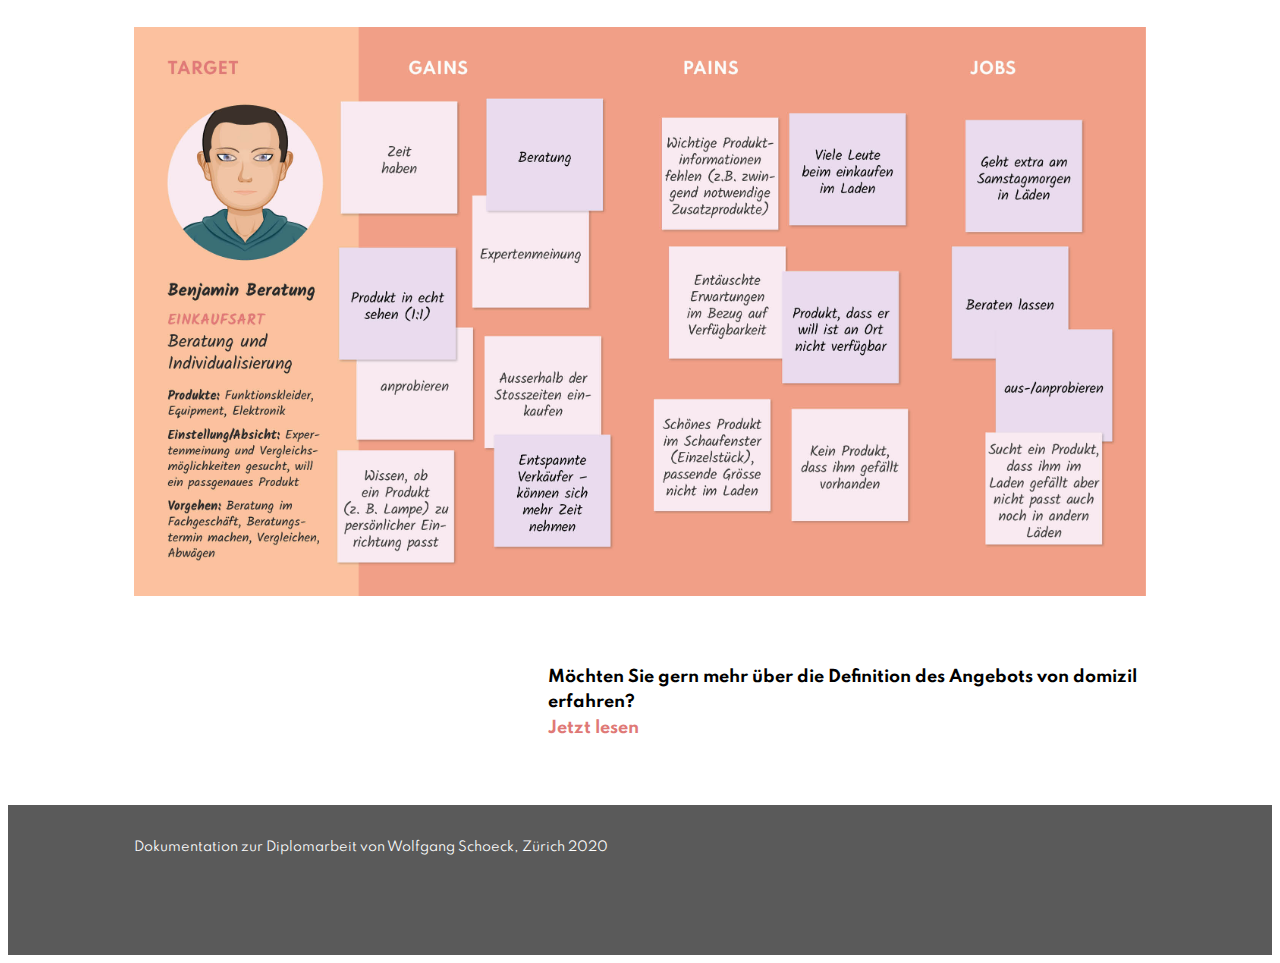
<file: hcd.html>
<!DOCTYPE html>
<html>
<head>
<title>domizil dokumentation</title>
<link rel="stylesheet" href="styles/styles.css">
<link rel="stylesheet" href="styles/media.css">
<meta charset="utf-8">
<meta name="viewport" content="width=device-width, initial-scale=1.0">
</head>
<body>

<div class="container_hcd">

  <div class="columnpulldown">

  <img class="logo" src="image/domizil_Logo.svg" alt="domizil_Logo" width="" height="">

  <h2 class="bold anthrazit">Das Projekt</h2>

    <!-- tglpulldown  -->

    <input id="tglpulldown" type="checkbox">

    <label for="tglpulldown">

      <div class="animationberatung margintop">
          <h4 class="fontbox medium marginleft">Human Centered Design</h4>
          <div class="openpulldown red textright"></div>

            <div class="contentbox floatclear">
              <a class="link anthrazit marginpulldown" href="index.html">About</a>
              <a class="link anthrazit" href="define.html">Define</a>
              <a class="link anthrazit" href="build.html">Build</a>
              <a class="link anthrazit" href="form.html">Form</a>
            </div>

      </div>

    </label>

  </div>

  <div class="columnslides">

    <img class="" src="image/domizil_slides_hcd.jpg" alt="domizil_slides_hcd" width="100%" height="">

    <h1 class="bold corporatecolorone lead marginhead">Recherche und Konzept</h1>
    <p class="anthrazit lead">Mittels der Human Centered Design-Methodik wurden verschiedene Möglichkeiten geprüft und daraus das Angebot von domizil entwickelt.</p>
    <p class="anthrazit margintop">Um sich dem Thema zu nähern wurden als erstes Interviews durchgeführt. Dabei wurde darauf hingewiesen, dass sich die Fragen nicht auf den Einkauf von Alltagsprodukten oder den wöchentlichen Lebensmittel-Einkauf beziehen sondern sich spezifisch um das jeweilige Vorgehen bei einem klassischen Shoppingtrip drehen.</p>

    <p class="anthrazit margintop">Eine Interviewfrage lautete dabei beispielsweise:</p>

    <img class="iconinterview margintop" src="image/icon_interview.svg" alt="icon_interview" width="" height="">
    <h1 class="bold anthrazit">Erzähl mir von deinem letzten Shopping-Trip, wie ist dieser verlaufen?</h1>

    <p class="anthrazit margintop">Die Auswertung der Interviews hat ergeben, dass sich die Einkaufsverhalten je nach dem, was gerade gebraucht wird, stark voneinander unterscheiden. So ist das Vorgehen beim besorgen von sogenannten Schnelldrehern (Artikel, die häufig gebraucht werden) z. B. ein ganz anderes, als wenn Weihnachtseinkäufe gekauft werden.</p>

  </div>

</div>

<div class="container_fullwidth marginfill">

  <div class="columnfullwidth">
    <img class="" src="image/domizil_slides_benutzergruppen.jpg" alt="domizil_slides_benutzergruppen" width="100%" height="">
  </div>

</div>

<div class="container_hcd">

  <div class="columnhalf">
      <p class="anthrazit margintop">Auf Grund der Auswertung der Interviews mittels dem Value Proposition Canvas wurden folgende vier Benutzergruppen definiert:</p>
  </div>

  <div class="columngrid">
      <img class="margintop" src="image/domizil_slides_einkaufstypen.jpg" alt="domizil_slides_einkaufstypen" width="100%" height="">
  </div>

  <div class="columnslides">
      <p class="anthrazit">Bei einer Gegenüberstellung von stationärem Handel und Onlinehandel wurden Vor- und Nachteile der jeweiligen IST-Situation ermittelt und sowohl Chancen als auch so genannte Killer-Kriterien definiert (Kriterien, die ein frühzeitiges scheitern des Projekts bedeuten könnten).</p>
      <p class="anthrazit margintop">Dabei hat sich das Einkaufsverhalten der Benutzergruppe Beratung und Individualisierung als vielversprechender Ansatz herausgestellt, da diese Zielgruppe grossen Wert auf eine direkte Betreuung beim Kauf eines Produktes legt und es sehr schätzt, wenn Sie das exakt passende Produkt für sich findet. Diese Zielgruppe betrachtet den Einkauf als eine Investition und ist deshalb allenfalls sogar bereit dazu, etwas mehr zu bezahlen, wenn Sir dafür ein geeignetes Produkt erhält.</p>
  </div>

  <div class="columngrid">
      <img class="marginfill" src="image/domizil_slides_target.jpg" alt="domizil_slides_target" width="100%" height="">
  </div>

  <div class="columnslides">
    <p class="bold marginfill">Möchten Sie gern mehr über die Definition des Angebots von domizil erfahren?</p>
    <a class="linkpage bold red" href="define.html">Jetzt lesen</a>
  </div>

</div>

<div class="background_footer marginfill">

    <div class="container_footer">
      <div class="columnfooter">
        <h3 class="medium white margintop">Dokumentation zur Diplomarbeit von Wolfgang Schoeck, Zürich 2020</h3>
      </div>
    </div>

</div>

<script src="js/main.js"></script>

</body>
</html>
</file>
<file: styles/styles.css>
@font-face {
font-family: 'Spartan'; /* Gewünschter Name */
font-style: normal;
font-weight: 400;
 src: url('../fonts/Spartan-Regular.ttf');
           /* für IE9 */
 src: url('../fonts/Spartan-Regular.ttf')
           format('embedded-opentype'),
           /* für IE6-IE8 */
      url('../fonts/Spartan-Regular.ttf')
           format('woff'),
          /* für moderne Browser */
      url('../fonts/Spartan-Regular.ttf')
           format('truetype');
         /* für Safari, Android, iOS */
}

@font-face {
font-family: 'Spartan'; /* Gewünschter Name */
font-style: normal;
font-weight: 700;
 src: url('../fonts/Spartan-Bold.ttf');
           /* für IE9 */
 src: url('../fonts/Spartan-Bold.ttf')
           format('embedded-opentype'),
           /* für IE6-IE8 */
      url('../fonts/Spartan-Bold.ttf')
           format('woff'),
          /* für moderne Browser */
      url('../fonts/Spartan-Bold.ttf')
           format('truetype');
         /* für Safari, Android, iOS */
}

body {
  width: auto;
  font-family: 'Spartan', sans-serif;
  margin-top: 4rem;
}

a {
  text-decoration: none;
}

a:link {
  text-decoration: none;
}

a:visited {
  text-decoration: none;
}

a:hover {

}


div {
  margin-bottom: 0;
}


h1 {
  font-family: 'Spartan', sans-serif;
  font-size: 2.8rem;
  line-height: 3.6rem;
}

h2 {
  font-family: 'Spartan', sans-serif;
  font-size: 1rem;
  line-height: 1.6rem;
}

h3 {
  font-family: 'Spartan', sans-serif;
  font-size: 0.8rem;
  line-height: 1.25rem;
}

h4 {
  font-family: 'Spartan', sans-serif;
  font-size: 0.9rem;
  line-height: 1.1rem;
  margin: 0;
}

h5 {
  font-family: 'Spartan', sans-serif;
  font-size: 0.7rem;
  line-height: 1.2rem;
  margin: 0;
}

p {
margin: 0;
overflow: hidden;
transition: max-height 1.5s ease;
font-size: 1rem;
line-height: 1.6rem;
}

.lead {
  font-family: 'Spartan', sans-serif;
  font-size: 1.8rem;
  line-height: 2.8rem;
}

.versalone {
  font-family: 'Spartan', sans-serif;
  font-size: 1.6rem;
  line-height: 2.8rem;
  letter-spacing: 0.1px;
}

.versaltwo {
  font-family: 'Spartan', sans-serif;
  font-size: 0.9rem;
  line-height: 1.6rem;
  letter-spacing: 0.1px;
}

.medium {
    font-weight: 400;
  }

.bold {
    font-weight: 700;
  }

.container {
  display: grid;
  width: auto;
  height: 600px;
  grid-template-columns: 5% 5% 5% 5% 5% 5% 5% 5% 5% 5% 5% 5%;
  grid-template-rows: ;
  grid-column-gap: 1.818%;
  grid-row-gap: 0;
  margin-left: 10%;
  margin-right: 10%;
}

.container_hcd {
  display: grid;
  width: auto;
  grid-template-columns: 5% 5% 5% 5% 5% 5% 5% 5% 5% 5% 5% 5%;
  grid-template-rows: ;
  grid-column-gap: 1.818%;
  grid-row-gap: 0;
  margin-left: 10%;
  margin-right: 10%;
  }

.container_fullwidth {
  display: grid;
  width: auto;
  grid-template-columns: 5% 5% 5% 5% 5% 5% 5% 5% 5% 5% 5% 5%;
  grid-template-rows: ;
  grid-column-gap: 1.818%;
  grid-row-gap: 0;
  }

.container_footer {
  display: grid;
  width: auto;
  grid-template-columns: 5% 5% 5% 5% 5% 5% 5% 5% 5% 5% 5% 5%;
  grid-template-rows: ;
  grid-column-gap: 1.818%;
  grid-row-gap: 0;
  margin-left: 10%;
  margin-right: 10%;
    }

.columnpulldown {
  grid-column-start:1;
  grid-column-end:5;
}

.columnslides {
  grid-column-start:7;
  grid-column-end:14;
}

.columnintroone {
  grid-column-start:7;
  grid-column-end:14;
}

.columnfullwidth {
  grid-column-start:1;
  grid-column-end:14;
}

.columngrid {
  grid-column-start:1;
  grid-column-end:14;
}

.columnhalf {
  grid-column-start:1;
  grid-column-end:7;
}

.columnfooter {
  grid-column-start:1;
  grid-column-end:14;
}

.mySlides {
  display:none;
}

/* animation beratung */

input[type="checkbox"] {

display: none;

}


label {

cursor: pointer;


}

div.animationberatung {

overflow: hidden;
height: 30px;
width: 100%;
border-radius: 20px;
border: 2px solid #D5D5D5;
background-color: white;

transition: height 0.5s ease;

}

div.animationberatung:hover {

  background-color: white;
  box-shadow: 2px 2px 5px 1px rgba(0,0,0,0.3);

}

input:not(:checked)+label>div.animationberatung {

 height: 30px;

}

input:checked+label>div.animationberatung {

height: 200px;
border-radius: 20px;
transform-origin: top left;
border-color: #DF7976;
background-color: white;
box-shadow: 2px 2px 5px 1px rgba(0,0,0,0.3);

}

/* pulldown animation beratung */

input:checked+label>div.animationberatung>div.openpulldown:after {

content: "";
display: inline-block;
border: 6px solid transparent;
border-color: transparent transparent #DF7976 transparent;
transform: translateY(4px);
margin-right: 10px;


}

input:not(:checked)+label>div.animationberatung>div.openpulldown:after {

content: "";
display: inline-block;
border: 6px solid transparent;
border-color: #DF7976 transparent transparent transparent;
transform: translateY(10px);
margin-right: 10px;

}

input:checked+label>div.animationberatung>div.contentbox>a.link:hover {

background-color: #EFEFEF;

}

div.contentbox {
  font-size: 1rem;
  color: #5A5A5A;
}

.marginpulldown {
  margin-top: 1.5rem;
}

.marginhead {
  margin-top: 1.8rem;
  margin-bottom: 0;
}

.marginleft {
  margin-left: 20px;
}

.textright {
  text-align: right;
}

.floatclear {
  clear:left
}

.fontbox {
  margin-top: 8px;
  float: left;
}

/* pulldown animation beratung */

a.link {
  display:block;
  padding-left: 20px;
  padding-top: 10px;
  padding-bottom: 10px;
  font-family: 'Spartan', sans-serif;
  font-size: 0.9rem;
  line-height: 1.1rem;
  width: 100%;
}

a.linkpage {
  display:block;
  font-family: 'Spartan', sans-serif;
  font-size: 1rem;
  line-height: 1.6rem;
}

a.linkpage:hover {
  color: #f19f86;
}

.red {
  color: #DF7976;
}

.anthrazit {
  color: #5A5A5A;
}

.white {
  color: white;
}

.logo {
  width: 170px;
  padding-top: 1rem;
}

.iconslider {
  width: 80px;
}

.iconinterview {
  width: 80px;
  margin-bottom: 10px;
}

.margintop {
  margin-top: 2rem;
}

.marginfill {
  margin-top: 4rem;
}

.corporatecolorone {
  color: #f19f86;
}

.background_footer {
  background-color: #5A5A5A;
  height: 150px;
}
</file>
<file: styles/media.css>
@media only screen and (max-width: 1024px) {

  body {
    width: auto;
    font-family: 'Spartan', sans-serif;
    margin-top: 2rem;
  }


  .container {
    display: grid;
    width: auto;
    height: 500px;
    grid-template-columns: 6.25% 6.25% 6.25% 6.25% 6.25% 6.25% 6.25% 6.25% 6.25% 6.25% 6.25% 6.25%;
    grid-template-rows: ;
    grid-column-gap: 1.818%;
    grid-row-gap: 0;
    margin-left: 2.5%;
    margin-right: 2.5%;
  }

  .columnslides {
    grid-column-start:6;
    grid-column-end:14;
  }

  .container_hcd {
    display: grid;
    width: auto;
    grid-template-columns: 6.25% 6.25% 6.25% 6.25% 6.25% 6.25% 6.25% 6.25% 6.25% 6.25% 6.25% 6.25%;
    grid-template-rows: ;
    grid-column-gap: 1.818%;
    grid-row-gap: 0;
    margin-left: 2.5%;
    margin-right: 2.5%;
    }

  .container_fullwidth {
    display: grid;
    width: auto;
    grid-template-columns: 6.25% 6.25% 6.25% 6.25% 6.25% 6.25% 6.25% 6.25% 6.25% 6.25% 6.25% 6.25%;
    grid-template-rows: ;
    grid-column-gap: 1.818%;
    grid-row-gap: 0;
    }

  .container_footer {
    display: grid;
    width: auto;
    grid-template-columns: 6.25% 6.25% 6.25% 6.25% 6.25% 6.25% 6.25% 6.25% 6.25% 6.25% 6.25% 6.25%;
    grid-template-rows: ;
    grid-column-gap: 1.818%;
    grid-row-gap: 0;
    margin-left: 2.5%;
    margin-right: 2.5%;
    }

    h1 {
      font-family: 'Spartan', sans-serif;
      font-size: 2.2rem;
      line-height: 3.2rem;
      margin: 0px;
    }

    .iconslider {
      width: 50px;
      margin-top: 110px;
      margin-bottom: 20px;
    }

    .iconinterview {
      width: 50px;
      margin-bottom: 10px;
    }

    .logo {
      width: 170px;
      padding-top: 0px;
    }


}
</file>
